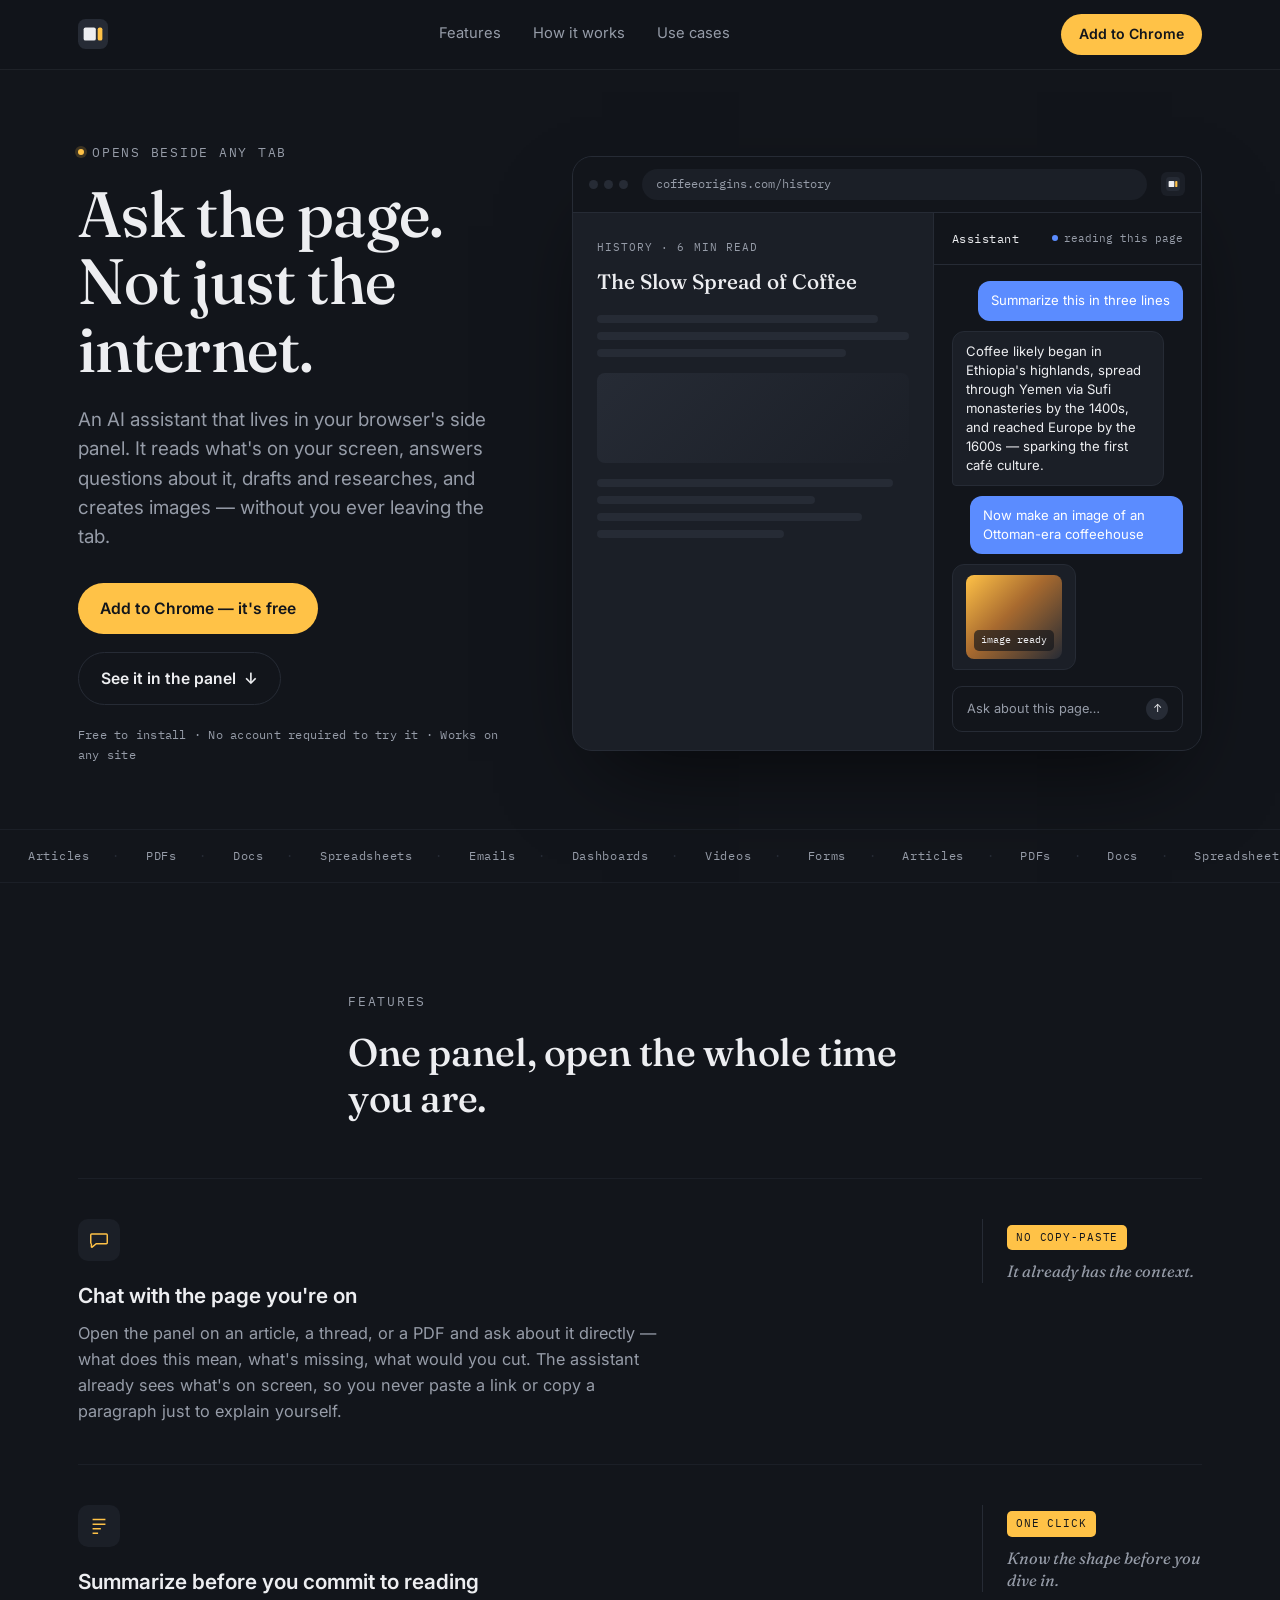
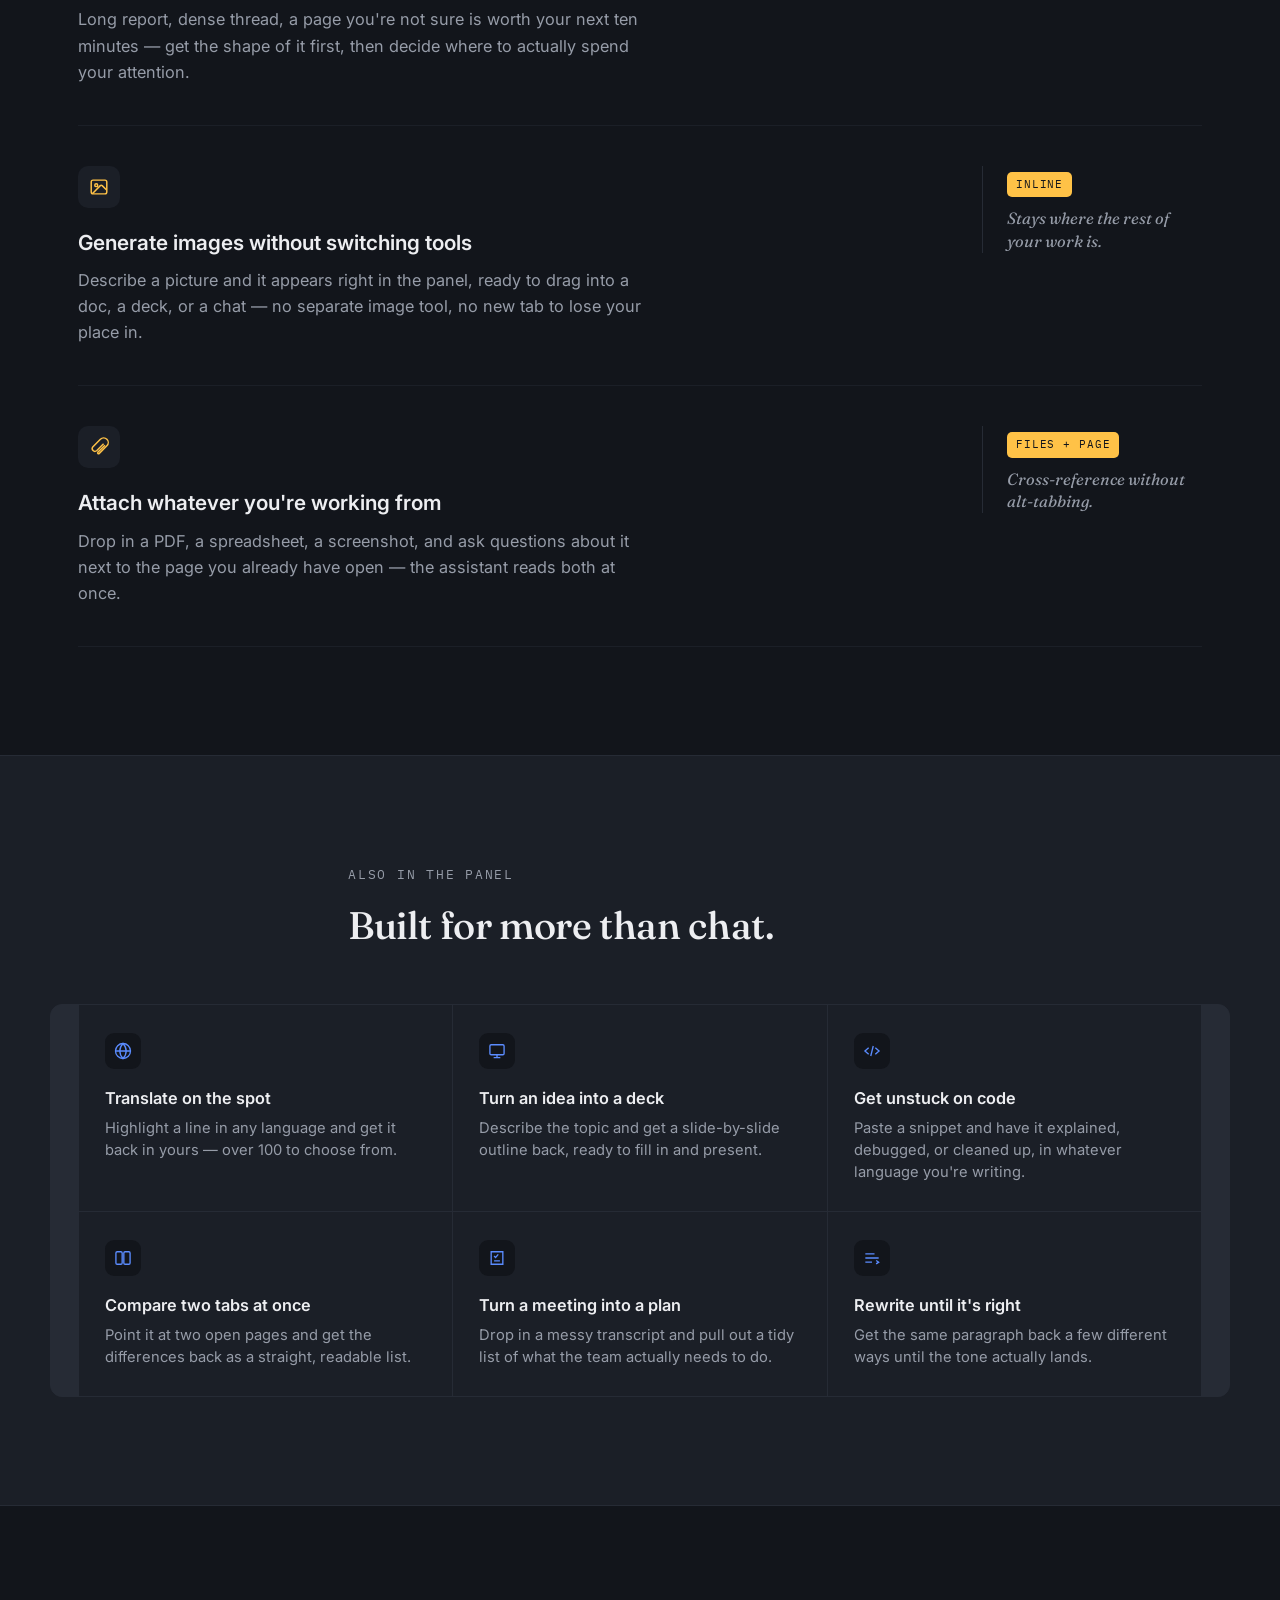
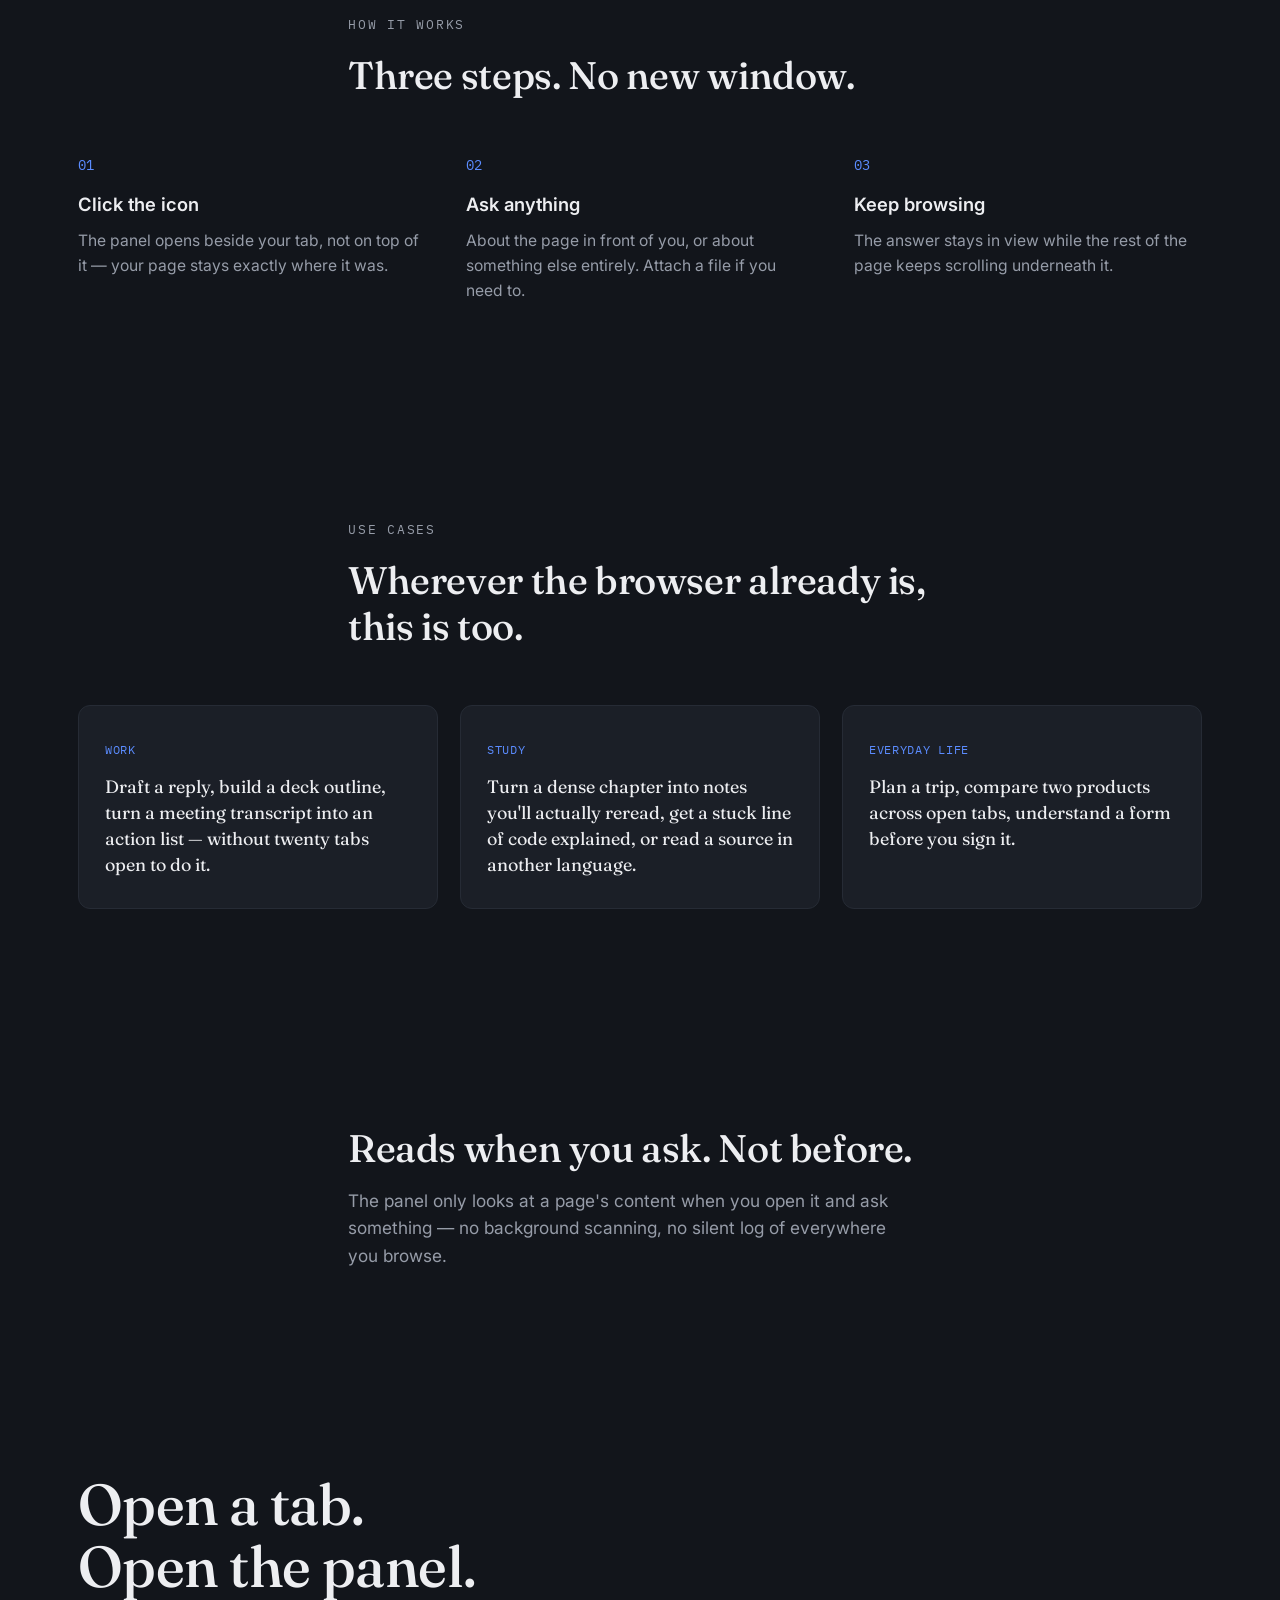
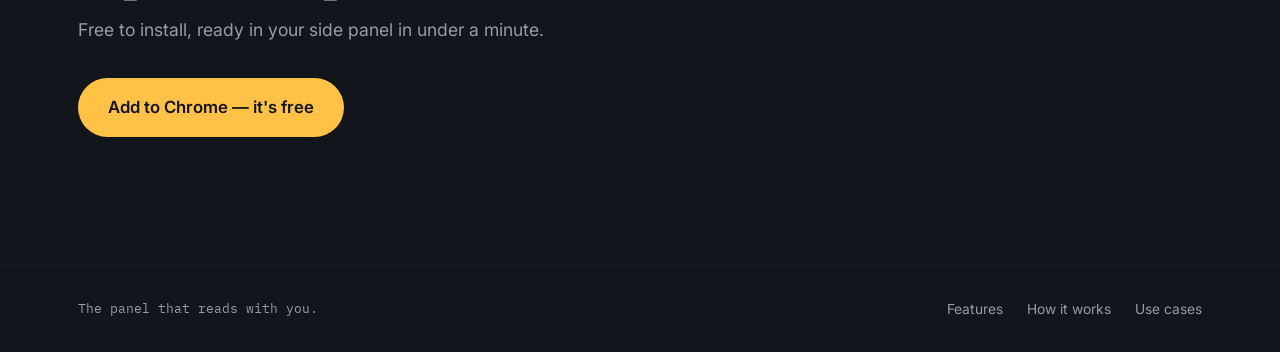
<file: index.html>
<!DOCTYPE html>
<html lang="en">
<head>
<meta charset="UTF-8">
<meta name="viewport" content="width=device-width, initial-scale=1.0">
<title>AI Assistant — an AI panel that opens beside your browser tab</title>
<meta name="description" content="An AI assistant that lives in your browser's side panel. Reads the page you're on, answers questions about it, generates images, and takes file attachments — without ever leaving the tab.">
<link rel="icon" href="data:image/svg+xml,%3Csvg xmlns='http://www.w3.org/2000/svg' viewBox='0 0 32 32'%3E%3Crect width='32' height='32' rx='7' fill='%2312151B'/%3E%3Crect x='6' y='9' width='13' height='14' rx='2' fill='%23EDEEF1'/%3E%3Crect x='21' y='9' width='5' height='14' rx='2' fill='%23FFC247'/%3E%3C/svg%3E">
<link rel="preconnect" href="https://fonts.googleapis.com">
<link rel="preconnect" href="https://fonts.gstatic.com" crossorigin>
<link href="https://fonts.googleapis.com/css2?family=Fraunces:opsz,wght@9..144,400;9..144,500;9..144,600&family=Inter:wght@400;500;600;700&family=IBM+Plex+Mono:wght@400;500&display=swap" rel="stylesheet">
<link rel="stylesheet" href="css/styles.css">
</head>
<body>

<a class="skip-link" href="#main">Skip to content</a>

<header class="site-header">
  <div class="wrap header-inner">
    <a class="mark" href="#top" aria-label="Home">
      <svg width="30" height="30" viewBox="0 0 32 32" fill="none" aria-hidden="true">
        <rect width="32" height="32" rx="8" fill="var(--ink-700)"/>
        <rect x="6" y="9" width="13" height="14" rx="2" fill="var(--paper-100)"/>
        <rect x="21" y="9" width="5" height="14" rx="2" fill="var(--amber)"/>
      </svg>
    </a>
    <nav class="site-nav" aria-label="Primary">
      <a href="#features">Features</a>
      <a href="#how">How it works</a>
      <a href="#use-cases">Use cases</a>
    </nav>
    <a class="btn btn-small btn-primary" href="https://chromewebstore.google.com/detail/kimi-ai/canfmapbnkolmpjobofbommgklaeifpp?hl=en" target="_blank" rel="noopener">Add to Chrome</a>
  </div>
</header>

<main id="main">

  <!-- HERO -->
  <section class="hero" id="top">
    <div class="wrap hero-grid">
      <div class="hero-copy">
        <p class="eyebrow"><span class="dot" aria-hidden="true"></span>Opens beside any tab</p>
        <h1 class="display">Ask the page.<br>Not just the internet.</h1>
        <p class="lede">An AI assistant that lives in your browser's side panel. It reads what's on your screen, answers questions about it, drafts and researches, and creates images — without you ever leaving the tab.</p>
        <div class="hero-actions">
          <a class="btn btn-primary" href="https://chromewebstore.google.com/detail/kimi-ai/canfmapbnkolmpjobofbommgklaeifpp?hl=en" target="_blank" rel="noopener">Add to Chrome — it's free</a>
          <a class="btn btn-ghost" href="#features">See it in the panel <span aria-hidden="true">↓</span></a>
        </div>
        <p class="hero-fineprint">Free to install · No account required to try it · Works on any site</p>
      </div>

      <div class="hero-visual" aria-hidden="true">
        <div class="browser">
          <div class="browser-bar">
            <span class="traffic"><i></i><i></i><i></i></span>
            <span class="url-pill">coffeeorigins.com/history</span>
            <span class="ext-icon">
              <svg width="14" height="14" viewBox="0 0 32 32" fill="none"><rect width="32" height="32" rx="8" fill="var(--ink-700)"/><rect x="6" y="9" width="13" height="14" rx="2" fill="var(--paper-100)"/><rect x="21" y="9" width="5" height="14" rx="2" fill="var(--amber)"/></svg>
            </span>
          </div>
          <div class="browser-body">
            <div class="page-mock">
              <div class="page-kicker">HISTORY · 6 MIN READ</div>
              <div class="page-title">The Slow Spread of Coffee</div>
              <div class="page-line w90"></div>
              <div class="page-line w100"></div>
              <div class="page-line w80"></div>
              <div class="page-img"></div>
              <div class="page-line w95"></div>
              <div class="page-line w70"></div>
              <div class="page-line w85"></div>
              <div class="page-line w60"></div>
            </div>
            <div class="panel-mock">
              <div class="panel-head">
                <span class="panel-title">Assistant</span>
                <span class="panel-status"><span class="pulse"></span>reading this page</span>
              </div>
              <div class="panel-thread">
                <div class="bubble user">Summarize this in three lines</div>
                <div class="bubble bot fade-1">
                  Coffee likely began in Ethiopia's highlands, spread through Yemen via Sufi monasteries by the 1400s, and reached Europe by the 1600s — sparking the first café culture.
                </div>
                <div class="bubble user fade-2">Now make an image of an Ottoman-era coffeehouse</div>
                <div class="bubble bot img-bubble fade-3">
                  <div class="gen-image"><span class="gen-label">image ready</span></div>
                </div>
              </div>
              <div class="panel-input">
                <span>Ask about this page…</span>
                <span class="send-dot" aria-hidden="true">↑</span>
              </div>
            </div>
          </div>
        </div>
      </div>
    </div>

    <div class="marquee" role="presentation">
      <div class="marquee-track">
        <span>Articles</span><span>PDFs</span><span>Docs</span><span>Spreadsheets</span><span>Emails</span><span>Dashboards</span><span>Videos</span><span>Forms</span>
        <span>Articles</span><span>PDFs</span><span>Docs</span><span>Spreadsheets</span><span>Emails</span><span>Dashboards</span><span>Videos</span><span>Forms</span>
      </div>
    </div>
  </section>

  <!-- FEATURES -->
  <section class="section" id="features">
    <div class="wrap section-head">
      <p class="eyebrow">Features</p>
      <h2 class="display display-md">One panel, open the whole time you are.</h2>
    </div>

    <div class="wrap feature-rows">

      <article class="feature-row reveal">
        <div class="feature-copy">
          <div class="feature-icon">
            <svg width="22" height="22" viewBox="0 0 24 24" fill="none" stroke="currentColor" stroke-width="1.6"><path d="M4 5.5h16a1 1 0 011 1V15a1 1 0 01-1 1H9l-4.5 3.8a.5.5 0 01-.8-.4V16H4a1 1 0 01-1-1V6.5a1 1 0 011-1z"/></svg>
          </div>
          <h3>Chat with the page you're on</h3>
          <p>Open the panel on an article, a thread, or a PDF and ask about it directly — what does this mean, what's missing, what would you cut. The assistant already sees what's on screen, so you never paste a link or copy a paragraph just to explain yourself.</p>
        </div>
        <aside class="rail">
          <span class="rail-label">No copy-paste</span>
          <p class="rail-note">It already has the context.</p>
        </aside>
      </article>

      <article class="feature-row reveal">
        <div class="feature-copy">
          <div class="feature-icon">
            <svg width="22" height="22" viewBox="0 0 24 24" fill="none" stroke="currentColor" stroke-width="1.6"><path d="M5 5h14M5 10h14M5 15h9M5 20h6"/></svg>
          </div>
          <h3>Summarize before you commit to reading</h3>
          <p>Long report, dense thread, a page you're not sure is worth your next ten minutes — get the shape of it first, then decide where to actually spend your attention.</p>
        </div>
        <aside class="rail">
          <span class="rail-label">One click</span>
          <p class="rail-note">Know the shape before you dive in.</p>
        </aside>
      </article>

      <article class="feature-row reveal">
        <div class="feature-copy">
          <div class="feature-icon">
            <svg width="22" height="22" viewBox="0 0 24 24" fill="none" stroke="currentColor" stroke-width="1.6"><rect x="3.5" y="4.5" width="17" height="15" rx="2"/><circle cx="9" cy="10" r="1.6"/><path d="M20 15l-4.5-4.5a1.5 1.5 0 00-2.1 0L5 19"/></svg>
          </div>
          <h3>Generate images without switching tools</h3>
          <p>Describe a picture and it appears right in the panel, ready to drag into a doc, a deck, or a chat — no separate image tool, no new tab to lose your place in.</p>
        </div>
        <aside class="rail">
          <span class="rail-label">Inline</span>
          <p class="rail-note">Stays where the rest of your work is.</p>
        </aside>
      </article>

      <article class="feature-row reveal">
        <div class="feature-copy">
          <div class="feature-icon">
            <svg width="22" height="22" viewBox="0 0 24 24" fill="none" stroke="currentColor" stroke-width="1.6"><path d="M17 8.5l-7.6 7.6a3 3 0 01-4.2-4.2l8.3-8.3a5 5 0 017.1 7.1l-8.5 8.5a1 1 0 01-1.4-1.4l7.8-7.8"/></svg>
          </div>
          <h3>Attach whatever you're working from</h3>
          <p>Drop in a PDF, a spreadsheet, a screenshot, and ask questions about it next to the page you already have open — the assistant reads both at once.</p>
        </div>
        <aside class="rail">
          <span class="rail-label">Files + page</span>
          <p class="rail-note">Cross-reference without alt-tabbing.</p>
        </aside>
      </article>

    </div>
  </section>

  <!-- MORE FEATURES -->
  <section class="section section-alt" id="more">
    <div class="wrap section-head">
      <p class="eyebrow">Also in the panel</p>
      <h2 class="display display-md">Built for more than chat.</h2>
    </div>
    <div class="wrap more-grid">

      <div class="more-card reveal">
        <div class="more-icon">
          <svg width="20" height="20" viewBox="0 0 24 24" fill="none" stroke="currentColor" stroke-width="1.6"><circle cx="12" cy="12" r="9"/><path d="M3 12h18M12 3c2.5 2.6 3.8 5.7 3.8 9s-1.3 6.4-3.8 9c-2.5-2.6-3.8-5.7-3.8-9s1.3-6.4 3.8-9z"/></svg>
        </div>
        <h3>Translate on the spot</h3>
        <p>Highlight a line in any language and get it back in yours — over 100 to choose from.</p>
      </div>

      <div class="more-card reveal">
        <div class="more-icon">
          <svg width="20" height="20" viewBox="0 0 24 24" fill="none" stroke="currentColor" stroke-width="1.6"><rect x="3.5" y="4.5" width="17" height="12" rx="1.5"/><path d="M8 20h8M12 16.5V20"/></svg>
        </div>
        <h3>Turn an idea into a deck</h3>
        <p>Describe the topic and get a slide-by-slide outline back, ready to fill in and present.</p>
      </div>

      <div class="more-card reveal">
        <div class="more-icon">
          <svg width="20" height="20" viewBox="0 0 24 24" fill="none" stroke="currentColor" stroke-width="1.6"><path d="M8 8l-4.5 4L8 16M16 8l4.5 4L16 16M13.5 6l-3 12"/></svg>
        </div>
        <h3>Get unstuck on code</h3>
        <p>Paste a snippet and have it explained, debugged, or cleaned up, in whatever language you're writing.</p>
      </div>

      <div class="more-card reveal">
        <div class="more-icon">
          <svg width="20" height="20" viewBox="0 0 24 24" fill="none" stroke="currentColor" stroke-width="1.6"><rect x="3.5" y="4.5" width="7.5" height="15" rx="1.5"/><rect x="13" y="4.5" width="7.5" height="15" rx="1.5"/></svg>
        </div>
        <h3>Compare two tabs at once</h3>
        <p>Point it at two open pages and get the differences back as a straight, readable list.</p>
      </div>

      <div class="more-card reveal">
        <div class="more-icon">
          <svg width="20" height="20" viewBox="0 0 24 24" fill="none" stroke="currentColor" stroke-width="1.6"><path d="M5 4.5h14v15H5z"/><path d="M8.5 9.5l1.8 1.8 3.2-3.6M8.5 15.5h7"/></svg>
        </div>
        <h3>Turn a meeting into a plan</h3>
        <p>Drop in a messy transcript and pull out a tidy list of what the team actually needs to do.</p>
      </div>

      <div class="more-card reveal">
        <div class="more-icon">
          <svg width="20" height="20" viewBox="0 0 24 24" fill="none" stroke="currentColor" stroke-width="1.6"><path d="M4 7h11M4 12h16M4 17h8"/><path d="M17 15l3 2-3 2"/></svg>
        </div>
        <h3>Rewrite until it's right</h3>
        <p>Get the same paragraph back a few different ways until the tone actually lands.</p>
      </div>

    </div>
  </section>

  <!-- HOW IT WORKS -->
  <section class="section" id="how">
    <div class="wrap section-head">
      <p class="eyebrow">How it works</p>
      <h2 class="display display-md">Three steps. No new window.</h2>
    </div>
    <div class="wrap steps">
      <div class="step reveal">
        <span class="step-num">01</span>
        <h3>Click the icon</h3>
        <p>The panel opens beside your tab, not on top of it — your page stays exactly where it was.</p>
      </div>
      <div class="step reveal">
        <span class="step-num">02</span>
        <h3>Ask anything</h3>
        <p>About the page in front of you, or about something else entirely. Attach a file if you need to.</p>
      </div>
      <div class="step reveal">
        <span class="step-num">03</span>
        <h3>Keep browsing</h3>
        <p>The answer stays in view while the rest of the page keeps scrolling underneath it.</p>
      </div>
    </div>
  </section>

  <!-- USE CASES -->
  <section class="section" id="use-cases">
    <div class="wrap section-head">
      <p class="eyebrow">Use cases</p>
      <h2 class="display display-md">Wherever the browser already is, this is too.</h2>
    </div>
    <div class="wrap use-grid">
      <div class="use-card reveal">
        <span class="use-tag">Work</span>
        <p>Draft a reply, build a deck outline, turn a meeting transcript into an action list — without twenty tabs open to do it.</p>
      </div>
      <div class="use-card reveal">
        <span class="use-tag">Study</span>
        <p>Turn a dense chapter into notes you'll actually reread, get a stuck line of code explained, or read a source in another language.</p>
      </div>
      <div class="use-card reveal">
        <span class="use-tag">Everyday life</span>
        <p>Plan a trip, compare two products across open tabs, understand a form before you sign it.</p>
      </div>
    </div>
  </section>

  <!-- PRIVACY -->
  <section class="section trust">
    <div class="wrap trust-inner reveal">
      <h2 class="display display-md">Reads when you ask. Not before.</h2>
      <p>The panel only looks at a page's content when you open it and ask something — no background scanning, no silent log of everywhere you browse.</p>
    </div>
  </section>

  <!-- FINAL CTA -->
  <section class="section cta-section" id="cta">
    <div class="wrap cta-inner reveal">
      <h2 class="display display-lg">Open a tab.<br>Open the panel.</h2>
      <p>Free to install, ready in your side panel in under a minute.</p>
      <a class="btn btn-primary btn-large" href="https://chromewebstore.google.com/detail/kimi-ai/canfmapbnkolmpjobofbommgklaeifpp?hl=en" target="_blank" rel="noopener">Add to Chrome — it's free</a>
    </div>
  </section>

</main>

<footer class="site-footer">
  <div class="wrap footer-inner">
    <p class="footer-tagline">The panel that reads with you.</p>
    <nav class="footer-nav" aria-label="Footer">
      <a href="#features">Features</a>
      <a href="#how">How it works</a>
      <a href="#use-cases">Use cases</a>
    </nav>
  </div>
</footer>

<script src="js/main.js"></script>
</body>
</html>
</file>
<file: css/styles.css>
/* ---------------------------------------------------------
   Tokens
--------------------------------------------------------- */
:root {
  --ink-900: #12151b;
  --ink-800: #1b1f27;
  --ink-700: #262b35;
  --paper-100: #edeef1;
  --paper-400: #969ca8;
  --amber: #ffc247;
  --blue: #5b8cff;

  --font-display: "Fraunces", Georgia, serif;
  --font-body: "Inter", -apple-system, BlinkMacSystemFont, "Segoe UI", sans-serif;
  --font-mono: "IBM Plex Mono", ui-monospace, SFMono-Regular, monospace;

  --wrap: 1180px;
  --radius-lg: 20px;
  --radius-md: 12px;
  --radius-sm: 8px;

  color-scheme: dark;
}

* { box-sizing: border-box; }
html { scroll-behavior: smooth; }

@media (prefers-reduced-motion: reduce) {
  html { scroll-behavior: auto; }
  *, *::before, *::after {
    animation-duration: 0.001ms !important;
    animation-iteration-count: 1 !important;
    transition-duration: 0.001ms !important;
    scroll-behavior: auto !important;
  }
}

body {
  margin: 0;
  background: var(--ink-900);
  color: var(--paper-100);
  font-family: var(--font-body);
  font-size: 16px;
  line-height: 1.6;
  -webkit-font-smoothing: antialiased;
}

img, svg { display: block; max-width: 100%; }

a { color: inherit; }

.wrap {
  width: 100%;
  max-width: var(--wrap);
  margin: 0 auto;
  padding: 0 28px;
}

.skip-link {
  position: absolute;
  left: -999px;
  top: 0;
  background: var(--amber);
  color: var(--ink-900);
  padding: 10px 16px;
  border-radius: 0 0 8px 0;
  font-family: var(--font-mono);
  font-size: 13px;
  z-index: 200;
}
.skip-link:focus {
  left: 0;
}

:focus-visible {
  outline: 2px solid var(--blue);
  outline-offset: 3px;
}

/* ---------------------------------------------------------
   Type
--------------------------------------------------------- */
.eyebrow {
  font-family: var(--font-mono);
  font-size: 12.5px;
  letter-spacing: 0.14em;
  text-transform: uppercase;
  color: var(--paper-400);
  display: flex;
  align-items: center;
  gap: 8px;
  margin: 0 0 18px;
}
.eyebrow .dot {
  width: 6px;
  height: 6px;
  border-radius: 50%;
  background: var(--amber);
  box-shadow: 0 0 0 3px rgba(255, 194, 71, 0.18);
}

.display {
  font-family: var(--font-display);
  font-weight: 500;
  font-optical-sizing: auto;
  letter-spacing: -0.01em;
  margin: 0;
  color: var(--paper-100);
}

h1.display {
  font-size: clamp(2.4rem, 5.2vw, 4rem);
  line-height: 1.06;
}

.display-lg { font-size: clamp(2.2rem, 5vw, 3.6rem); line-height: 1.08; }
.display-md { font-size: clamp(1.7rem, 3vw, 2.4rem); line-height: 1.2; }

h3 {
  font-family: var(--font-body);
  font-weight: 600;
  font-size: 1.15rem;
  margin: 0 0 8px;
}

p { margin: 0; }

.lede {
  font-size: 1.18rem;
  line-height: 1.55;
  color: var(--paper-400);
  max-width: 46ch;
  margin-top: 22px;
}

/* ---------------------------------------------------------
   Buttons
--------------------------------------------------------- */
.btn {
  display: inline-flex;
  align-items: center;
  gap: 8px;
  text-decoration: none;
  font-family: var(--font-body);
  font-weight: 600;
  font-size: 0.98rem;
  padding: 13px 22px;
  border-radius: 999px;
  transition: transform 0.15s ease, background 0.15s ease, border-color 0.15s ease;
  white-space: nowrap;
}
.btn:hover { transform: translateY(-1px); }
.btn:active { transform: translateY(0); }

.btn-primary {
  background: var(--amber);
  color: var(--ink-900);
}
.btn-primary:hover { background: #ffcd66; }

.btn-ghost {
  background: transparent;
  color: var(--paper-100);
  border: 1px solid var(--ink-700);
}
.btn-ghost:hover { border-color: var(--paper-400); }

.btn-small { padding: 9px 18px; font-size: 0.88rem; }
.btn-large { padding: 16px 30px; font-size: 1.05rem; }

/* ---------------------------------------------------------
   Header
--------------------------------------------------------- */
.site-header {
  position: sticky;
  top: 0;
  z-index: 100;
  background: rgba(18, 21, 27, 0.82);
  backdrop-filter: blur(10px);
  border-bottom: 1px solid rgba(255, 255, 255, 0.06);
}
.header-inner {
  display: flex;
  align-items: center;
  justify-content: space-between;
  padding-top: 14px;
  padding-bottom: 14px;
}
.mark { display: flex; }
.site-nav {
  display: flex;
  gap: 32px;
  font-size: 0.92rem;
  color: var(--paper-400);
}
.site-nav a { text-decoration: none; transition: color 0.15s ease; }
.site-nav a:hover { color: var(--paper-100); }

/* ---------------------------------------------------------
   Hero
--------------------------------------------------------- */
.hero {
  padding-top: 72px;
  overflow: hidden;
}
.hero-grid {
  display: grid;
  grid-template-columns: minmax(0, 0.82fr) minmax(0, 1.18fr);
  gap: 56px;
  align-items: center;
}
.hero-actions {
  display: flex;
  align-items: center;
  gap: 18px;
  margin-top: 32px;
  flex-wrap: wrap;
}
.hero-fineprint {
  font-family: var(--font-mono);
  font-size: 0.78rem;
  color: var(--paper-400);
  margin-top: 20px;
  letter-spacing: 0.02em;
}

/* Browser mock */
.browser {
  background: var(--ink-800);
  border: 1px solid var(--ink-700);
  border-radius: var(--radius-lg);
  overflow: hidden;
  box-shadow: 0 40px 90px -30px rgba(0, 0, 0, 0.65);
}
.browser-bar {
  display: flex;
  align-items: center;
  gap: 14px;
  padding: 12px 16px;
  background: var(--ink-900);
  border-bottom: 1px solid var(--ink-700);
}
.traffic { display: flex; gap: 6px; }
.traffic i {
  width: 9px; height: 9px;
  border-radius: 50%;
  background: var(--ink-700);
  display: block;
}
.url-pill {
  flex: 1;
  background: var(--ink-800);
  border-radius: 999px;
  padding: 6px 14px;
  font-family: var(--font-mono);
  font-size: 0.72rem;
  color: var(--paper-400);
}
.ext-icon {
  width: 24px; height: 24px;
  border-radius: 6px;
  display: flex; align-items: center; justify-content: center;
  background: var(--ink-800);
  flex-shrink: 0;
}

.browser-body {
  display: grid;
  grid-template-columns: 1.35fr 1fr;
  min-height: 420px;
}

.page-mock {
  padding: 26px 24px;
  border-right: 1px solid var(--ink-700);
}
.page-kicker {
  font-family: var(--font-mono);
  font-size: 0.66rem;
  letter-spacing: 0.1em;
  color: var(--paper-400);
  margin-bottom: 10px;
}
.page-title {
  font-family: var(--font-display);
  font-size: 1.3rem;
  font-weight: 500;
  margin-bottom: 16px;
  color: var(--paper-100);
}
.page-line {
  height: 8px;
  border-radius: 5px;
  background: var(--ink-700);
  margin-bottom: 9px;
}
.page-line.w90 { width: 90%; }
.page-line.w100 { width: 100%; }
.page-line.w80 { width: 80%; }
.page-line.w95 { width: 95%; }
.page-line.w70 { width: 70%; }
.page-line.w85 { width: 85%; }
.page-line.w60 { width: 60%; }
.page-img {
  height: 90px;
  border-radius: 8px;
  margin: 16px 0;
  background: linear-gradient(135deg, var(--ink-700), var(--ink-800));
}

.panel-mock {
  background: var(--ink-900);
  display: flex;
  flex-direction: column;
}
.panel-head {
  display: flex;
  align-items: center;
  justify-content: space-between;
  padding: 16px 18px;
  border-bottom: 1px solid var(--ink-700);
}
.panel-title {
  font-family: var(--font-mono);
  font-size: 0.78rem;
  letter-spacing: 0.04em;
  color: var(--paper-100);
}
.panel-status {
  font-family: var(--font-mono);
  font-size: 0.66rem;
  color: var(--paper-400);
  display: flex;
  align-items: center;
  gap: 6px;
}
.pulse {
  width: 6px; height: 6px;
  border-radius: 50%;
  background: var(--blue);
  box-shadow: 0 0 0 0 rgba(91, 140, 255, 0.5);
  animation: pulse 2.2s ease-out infinite;
}
@keyframes pulse {
  0% { box-shadow: 0 0 0 0 rgba(91, 140, 255, 0.5); }
  70% { box-shadow: 0 0 0 7px rgba(91, 140, 255, 0); }
  100% { box-shadow: 0 0 0 0 rgba(91, 140, 255, 0); }
}

.panel-thread {
  flex: 1;
  padding: 16px 18px;
  display: flex;
  flex-direction: column;
  gap: 10px;
}
.bubble {
  font-size: 0.82rem;
  line-height: 1.45;
  padding: 10px 13px;
  border-radius: 12px;
  max-width: 92%;
  opacity: 0;
  transform: translateY(6px);
  animation: bubble-in 0.5s ease forwards;
}
.bubble.user {
  align-self: flex-end;
  background: var(--blue);
  color: #fff;
  border-bottom-right-radius: 4px;
  animation-delay: 0.15s;
}
.bubble.bot {
  align-self: flex-start;
  background: var(--ink-800);
  color: var(--paper-100);
  border: 1px solid var(--ink-700);
  border-bottom-left-radius: 4px;
}
.bubble.fade-1 { animation-delay: 0.65s; }
.bubble.fade-2 { animation-delay: 1.15s; }
.bubble.fade-3 { animation-delay: 1.55s; }

@keyframes bubble-in {
  to { opacity: 1; transform: translateY(0); }
}

.gen-image {
  width: 100%;
  height: 84px;
  border-radius: 8px;
  background: linear-gradient(135deg, var(--amber) 0%, #a86a2f 45%, var(--ink-700) 100%);
  display: flex;
  align-items: flex-end;
  padding: 8px;
}
.gen-label {
  font-family: var(--font-mono);
  font-size: 0.62rem;
  background: rgba(18, 21, 27, 0.65);
  color: var(--paper-100);
  padding: 3px 7px;
  border-radius: 5px;
}

.panel-input {
  margin: 0 18px 18px;
  padding: 11px 14px;
  border: 1px solid var(--ink-700);
  border-radius: 10px;
  display: flex;
  align-items: center;
  justify-content: space-between;
  font-size: 0.8rem;
  color: var(--paper-400);
}
.send-dot {
  width: 22px; height: 22px;
  border-radius: 50%;
  background: var(--ink-700);
  display: flex; align-items: center; justify-content: center;
  font-size: 0.7rem;
  color: var(--paper-100);
}

/* Marquee */
.marquee {
  margin-top: 64px;
  border-top: 1px solid var(--ink-800);
  border-bottom: 1px solid var(--ink-800);
  overflow: hidden;
  white-space: nowrap;
}
.marquee-track {
  display: inline-flex;
  gap: 0;
  animation: scroll-left 26s linear infinite;
}
.marquee-track span {
  font-family: var(--font-mono);
  font-size: 0.78rem;
  letter-spacing: 0.06em;
  color: var(--paper-400);
  padding: 16px 28px;
  position: relative;
}
.marquee-track span::after {
  content: "·";
  position: absolute;
  right: -2px;
  color: var(--ink-700);
}
@keyframes scroll-left {
  from { transform: translateX(0); }
  to { transform: translateX(-50%); }
}

/* ---------------------------------------------------------
   Sections
--------------------------------------------------------- */
.section {
  padding: 108px 0;
}
.section-alt {
  background: var(--ink-800);
  border-top: 1px solid var(--ink-700);
  border-bottom: 1px solid var(--ink-700);
}
.section-head {
  margin-bottom: 56px;
  max-width: 640px;
}

/* Feature rows w/ margin rail */
.feature-rows {
  display: flex;
  flex-direction: column;
}
.feature-row {
  display: grid;
  grid-template-columns: 1fr 220px;
  gap: 48px;
  padding: 40px 0;
  border-top: 1px solid var(--ink-800);
}
.feature-row:last-child { border-bottom: 1px solid var(--ink-800); }

.feature-icon {
  width: 42px; height: 42px;
  border-radius: 10px;
  background: var(--ink-800);
  color: var(--amber);
  display: flex; align-items: center; justify-content: center;
  margin-bottom: 18px;
}
.feature-copy h3 { font-size: 1.3rem; }
.feature-copy p {
  color: var(--paper-400);
  max-width: 58ch;
  font-size: 1.02rem;
}

.rail {
  border-left: 1px solid var(--ink-700);
  padding-left: 24px;
  padding-top: 4px;
  align-self: start;
  position: sticky;
  top: 100px;
}
.rail-label {
  display: inline-block;
  font-family: var(--font-mono);
  font-size: 0.68rem;
  letter-spacing: 0.08em;
  text-transform: uppercase;
  color: var(--ink-900);
  background: var(--amber);
  padding: 4px 9px;
  border-radius: 5px;
  margin-bottom: 10px;
}
.rail-note {
  font-family: var(--font-display);
  font-style: italic;
  font-size: 1.02rem;
  color: var(--paper-400);
  line-height: 1.4;
}

/* More-features grid */
.more-grid {
  display: grid;
  grid-template-columns: repeat(3, 1fr);
  gap: 1px;
  background: var(--ink-700);
  border: 1px solid var(--ink-700);
  border-radius: var(--radius-md);
  overflow: hidden;
}
.more-card {
  background: var(--ink-800);
  padding: 28px 26px;
}
.more-icon {
  width: 36px; height: 36px;
  border-radius: 9px;
  background: var(--ink-900);
  color: var(--blue);
  display: flex; align-items: center; justify-content: center;
  margin-bottom: 16px;
}
.more-card h3 { font-size: 1.02rem; margin-bottom: 6px; }
.more-card p { color: var(--paper-400); font-size: 0.92rem; line-height: 1.5; }

/* Steps */
.steps {
  display: grid;
  grid-template-columns: repeat(3, 1fr);
  gap: 40px;
}
.step-num {
  font-family: var(--font-mono);
  font-size: 0.85rem;
  color: var(--blue);
  display: block;
  margin-bottom: 14px;
}
.step h3 { font-size: 1.15rem; }
.step p { color: var(--paper-400); font-size: 0.98rem; }

/* Use cases */
.use-grid {
  display: grid;
  grid-template-columns: repeat(3, 1fr);
  gap: 22px;
}
.use-card {
  background: var(--ink-800);
  border: 1px solid var(--ink-700);
  border-radius: var(--radius-md);
  padding: 30px 26px;
  transition: border-color 0.2s ease, transform 0.2s ease;
}
.use-card:hover {
  border-color: var(--blue);
  transform: translateY(-3px);
}
.use-tag {
  display: inline-block;
  font-family: var(--font-mono);
  font-size: 0.72rem;
  letter-spacing: 0.06em;
  text-transform: uppercase;
  color: var(--blue);
  margin-bottom: 14px;
}
.use-card p {
  font-family: var(--font-display);
  font-size: 1.12rem;
  line-height: 1.45;
  color: var(--paper-100);
}

/* Trust */
.trust-inner {
  max-width: 640px;
  text-align: left;
}
.trust-inner p {
  color: var(--paper-400);
  font-size: 1.08rem;
  margin-top: 16px;
  max-width: 52ch;
}

/* CTA */
.cta-section { padding: 96px 0 128px; }
.cta-inner { text-align: left; }
.cta-inner p {
  color: var(--paper-400);
  font-size: 1.1rem;
  margin-top: 18px;
  margin-bottom: 34px;
}

/* ---------------------------------------------------------
   Footer
--------------------------------------------------------- */
.site-footer {
  border-top: 1px solid var(--ink-800);
  padding: 32px 0;
}
.footer-inner {
  display: flex;
  align-items: center;
  justify-content: space-between;
  flex-wrap: wrap;
  gap: 16px;
}
.footer-tagline {
  font-family: var(--font-mono);
  font-size: 0.82rem;
  color: var(--paper-400);
}
.footer-nav {
  display: flex;
  gap: 24px;
  font-size: 0.86rem;
  color: var(--paper-400);
}
.footer-nav a { text-decoration: none; }
.footer-nav a:hover { color: var(--paper-100); }

/* ---------------------------------------------------------
   Reveal on scroll
--------------------------------------------------------- */
.reveal {
  opacity: 0;
  transform: translateY(18px);
  transition: opacity 0.6s ease, transform 0.6s ease;
}
.reveal.in-view {
  opacity: 1;
  transform: translateY(0);
}

/* ---------------------------------------------------------
   Responsive
--------------------------------------------------------- */
@media (max-width: 980px) {
  .hero-grid { grid-template-columns: 1fr; gap: 44px; }
  .browser-body { grid-template-columns: 1fr; min-height: 0; }
  .page-mock { border-right: none; border-bottom: 1px solid var(--ink-700); }
  .feature-row { grid-template-columns: 1fr; }
  .rail {
    border-left: none;
    border-top: 1px solid var(--ink-700);
    padding-left: 0;
    padding-top: 18px;
    position: static;
  }
  .steps { grid-template-columns: 1fr; gap: 36px; }
  .use-grid { grid-template-columns: 1fr; }
  .more-grid { grid-template-columns: repeat(2, 1fr); }
}

@media (max-width: 620px) {
  .more-grid { grid-template-columns: 1fr; }
}

@media (max-width: 620px) {
  .wrap { padding: 0 20px; }
  .site-nav { display: none; }
  .hero { padding-top: 48px; }
  .section { padding: 76px 0; }
  h1.display { font-size: 2.4rem; }
  .btn-large { width: 100%; justify-content: center; }
}
</file>
